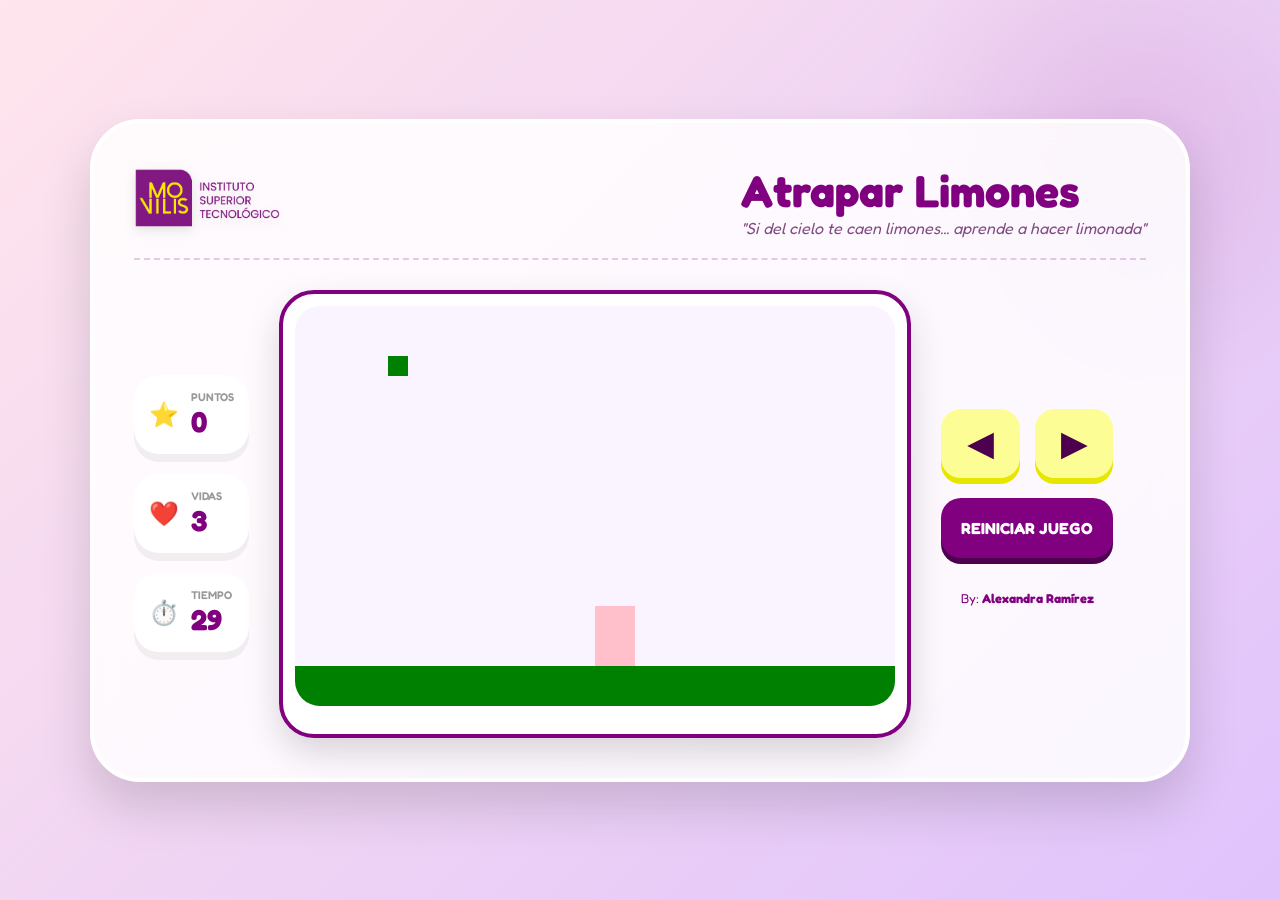
<file: index.html>
<!DOCTYPE html>
<html lang="es">
<head>
  <meta charset="UTF-8">
  <meta name="viewport" content="width=device-width, initial-scale=1.0">
  <title>Atrapar Limones - Movilis Edition</title>
  <link rel="stylesheet" href="limones.css">
  <link href="https://fonts.googleapis.com/css2?family=Fredoka:wght@400;600;700&display=swap" rel="stylesheet">
</head>
<body onload="iniciarJuego();">

  <div class="bg-blob"></div>

  <div class="main-wrapper">
    <header class="game-header">
      <div class="brand-section">
        <img src="LOGO FULL.png" alt="Logo Movilis" class="brand-logo">
      </div>
      <div class="title-section">
        <h1>Atrapar Limones</h1>
        <p class="motto">"Si del cielo te caen limones... aprende a hacer limonada"</p>
      </div>
    </header>

    <main class="game-container">
      <aside class="stats-panel">
        <div class="stat-card score-card">
          <span class="icon">⭐</span>
          <div class="stat-info">
            <small>PUNTOS</small>
            <span id="txtPuntaje">0</span>
          </div>
        </div>
        <div class="stat-card lives-card">
          <span class="icon">❤️</span>
          <div class="stat-info">
            <small>VIDAS</small>
            <span id="txtVidas">3</span>
          </div>
        </div>
        <div class="stat-card timer-card">
          <span class="icon">⏱️</span>
          <div class="stat-info">
            <small>TIEMPO</small>
            <span id="txtTiempo">30</span>
          </div>
        </div>
      </aside>

      <section class="canvas-area">
        <div class="canvas-border">
          <canvas id="areaJuego" width="600" height="400"></canvas>
          <div id="game-overlay">
            <p id="mensaje-flotante"></p>
          </div>
        </div>
      </section>

      <aside class="controls-panel">
        <div class="d-pad">
          <button class="btn-action btn-move" onclick="moverIzquierda();" aria-label="Izquierda">◀</button>
          <button class="btn-action btn-move" onclick="moverDerecha();" aria-label="Derecha">▶</button>
        </div>
        <button class="btn-action btn-reset" onclick="reiniciarJuego();">
          REINICIAR JUEGO
        </button>
        <p class="author-tag">By: <span>Alexandra Ramírez</span></p>
      </aside>
    </main>
  </div>
  <script src="utils.js"></script>
  <script src="limones.js"></script>
</body>
</html>
</file>
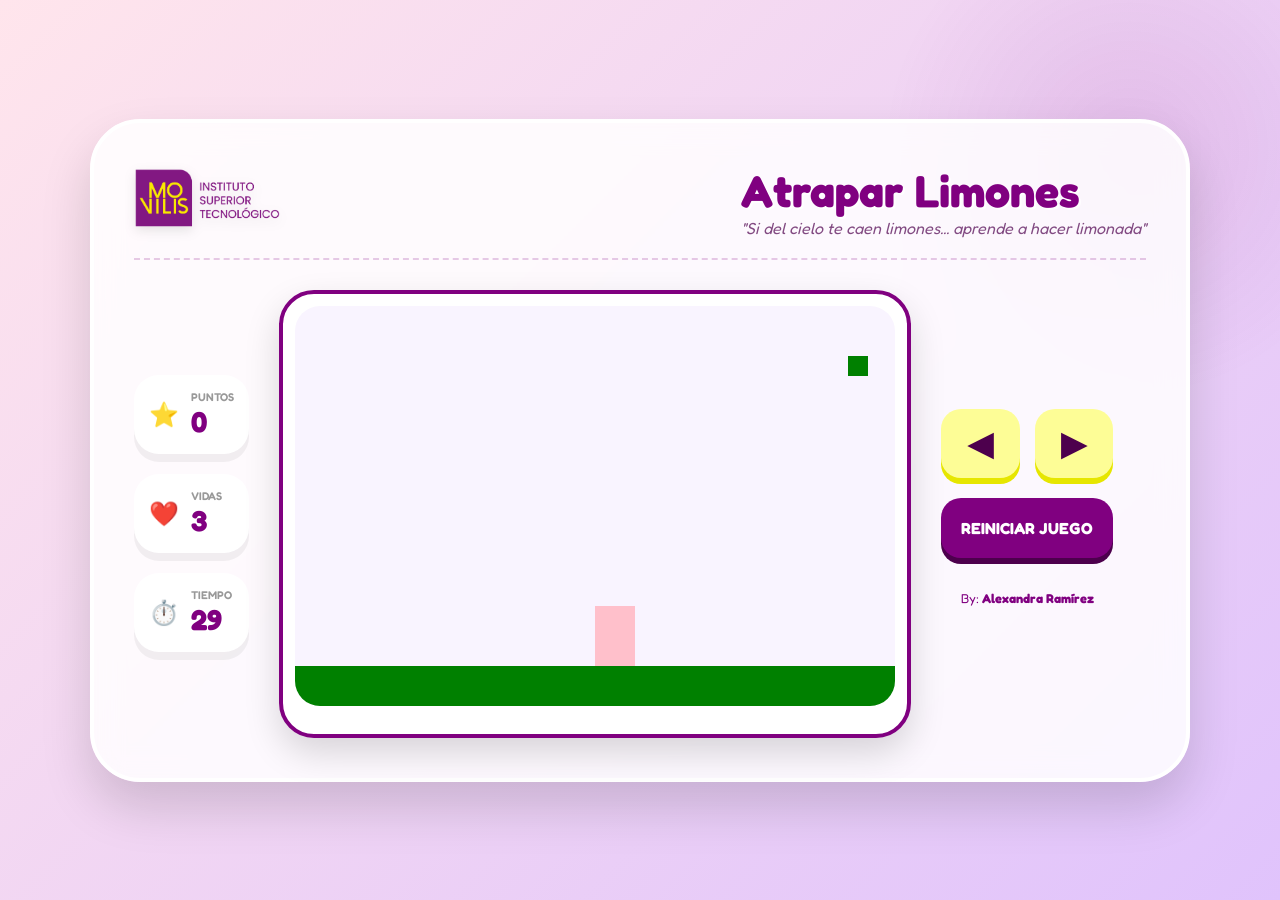
<file: index.html.html>
<!DOCTYPE html>
<html lang="es">
<head>
  <meta charset="UTF-8">
  <meta name="viewport" content="width=device-width, initial-scale=1.0">
  <title>Atrapar Limones - Movilis Edition</title>
  <link rel="stylesheet" href="limones.css">
  <link href="https://fonts.googleapis.com/css2?family=Fredoka:wght@400;600;700&display=swap" rel="stylesheet">
</head>
<body onload="iniciarJuego();">

  <div class="bg-blob"></div>

  <div class="main-wrapper">
    <header class="game-header">
      <div class="brand-section">
        <img src="LOGO FULL.png" alt="Logo Movilis" class="brand-logo">
      </div>
      <div class="title-section">
        <h1>Atrapar Limones</h1>
        <p class="motto">"Si del cielo te caen limones... aprende a hacer limonada"</p>
      </div>
    </header>

    <main class="game-container">
      <aside class="stats-panel">
        <div class="stat-card score-card">
          <span class="icon">⭐</span>
          <div class="stat-info">
            <small>PUNTOS</small>
            <span id="txtPuntaje">0</span>
          </div>
        </div>
        <div class="stat-card lives-card">
          <span class="icon">❤️</span>
          <div class="stat-info">
            <small>VIDAS</small>
            <span id="txtVidas">3</span>
          </div>
        </div>
        <div class="stat-card timer-card">
          <span class="icon">⏱️</span>
          <div class="stat-info">
            <small>TIEMPO</small>
            <span id="txtTiempo">30</span>
          </div>
        </div>
      </aside>

      <section class="canvas-area">
        <div class="canvas-border">
          <canvas id="areaJuego" width="600" height="400"></canvas>
          <div id="game-overlay">
            <p id="mensaje-flotante"></p>
          </div>
        </div>
      </section>

      <aside class="controls-panel">
        <div class="d-pad">
          <button class="btn-action btn-move" onclick="moverIzquierda();" aria-label="Izquierda">◀</button>
          <button class="btn-action btn-move" onclick="moverDerecha();" aria-label="Derecha">▶</button>
        </div>
        <button class="btn-action btn-reset" onclick="reiniciarJuego();">
          REINICIAR JUEGO
        </button>
        <p class="author-tag">By: <span>Alexandra Ramírez</span></p>
      </aside>
    </main>
  </div>

  <script>
    function generarAleatorio(min, max) {
      let random = Math.random();
      let numero = random * (max - min);
      let numeroEntero = parseInt(numero);
      numeroEntero = numeroEntero + min;
      return numeroEntero;
    }
  </script>
  <script src="utils.js"></script>
  <script src="limones.js"></script>
</body>
</html>
</file>
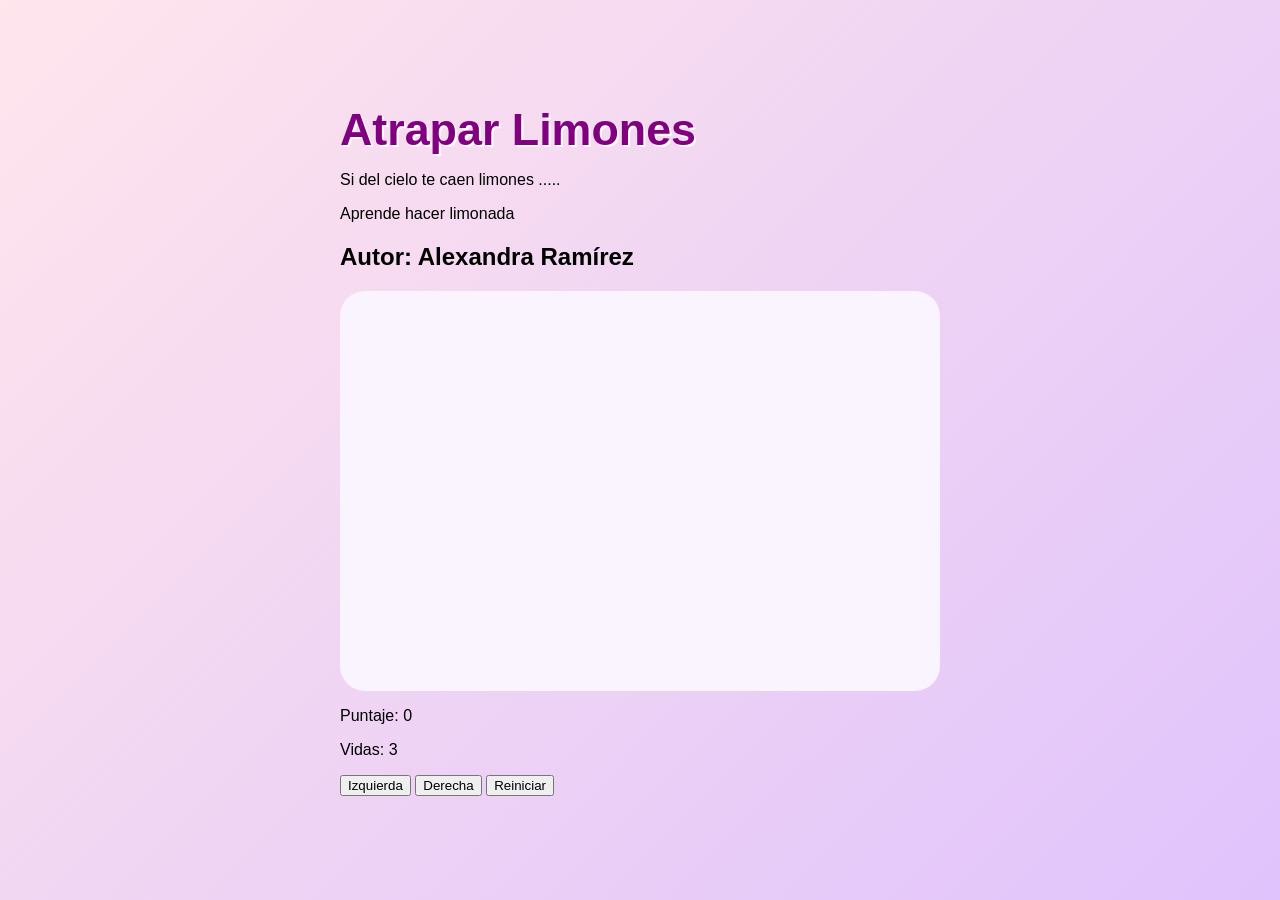
<file: limones.html>
<!DOCTYPE html>
<html>
<head>
  <title>Caza Estrellas</title>
  <link rel="stylesheet" href="limones.css">
 
 
</head>
<body onload="iniciarJuego();">
  <div class="contenedor">
    <h1>Atrapar Limones</h1>
    <p>Si del cielo te caen limones ..... </p>
    <p>Aprende hacer limonada</p>
    <h2>Autor: Alexandra Ramírez</h2>
    <canvas id="areaJuego" width="600" height="400"></canvas>
    
    <div class="panel">
      <p>Puntaje: <span id="txtPuntaje">0</span></p>
      <p>Vidas: <span id="txtVidas">3</span></p>

    </div>
    <div class="botones">
      <button onclick="moverIzquierda();">Izquierda</button>
      <button onclick="moverDerecha();">Derecha</button>
      <button>Reiniciar</button>
    </div>
  </div>
  <script src="limones.js"></script>
  <script  src="utils.js"></script>

</body>
</html>
</file>
<file: limones.css>
/* Paleta de colores Pro */
:root {
  --movilis-purple: #800080;
  --movilis-purple-dark: #4d004d;
  --movilis-yellow: #fdfd96;
  --movilis-yellow-dark: #e6e600;
  --white: #ffffff;
  --glass-bg: rgba(255, 255, 255, 0.85);
  --shadow: rgba(0, 0, 0, 0.15);
}

* {
  box-sizing: border-box;
}

body {
  margin: 0;
  padding: 0;
  font-family: 'Fredoka', sans-serif;
  background: linear-gradient(135deg, #ffe5ec 0%, #e0c3fc 100%);
  min-height: 100vh;
  display: flex;
  justify-content: center;
  align-items: center;
  overflow-x: hidden;
}

/* Fondo decorativo */
.bg-blob {
  position: fixed;
  width: 500px;
  height: 500px;
  background: radial-gradient(circle, rgba(128,0,128,0.1) 0%, rgba(255,255,255,0) 70%);
  z-index: -1;
  top: -100px;
  right: -100px;
}

.main-wrapper {
  width: 95%;
  max-width: 1100px;
  background: var(--glass-bg);
  backdrop-filter: blur(15px);
  border-radius: 50px;
  padding: 40px;
  border: 4px solid var(--white);
  box-shadow: 0 25px 50px var(--shadow);
}

/* Header */
.game-header {
  display: flex;
  justify-content: space-between;
  align-items: center;
  margin-bottom: 30px;
  border-bottom: 2px dashed rgba(128,0,128,0.2);
  padding-bottom: 20px;
}

.brand-logo {
  height: 60px;
  filter: drop-shadow(0 4px 6px rgba(0,0,0,0.1));
}

h1 {
  margin: 0;
  color: var(--movilis-purple);
  font-size: 2.8rem;
  text-shadow: 2px 2px 0px var(--white);
}

.motto {
  margin: 0;
  font-size: 1rem;
  color: var(--movilis-purple-dark);
  opacity: 0.7;
  font-style: italic;
}

/* Layout Principal */
.game-container {
  display: flex;
  grid-template-columns: 200px 1fr 200px;
  gap: 30px;
  align-items: center;
}

/* Estadísticas */
.stats-panel {
  display: flex;
  flex-direction: column;
  gap: 20px;
}

.stat-card {
  background: var(--white);
  padding: 15px;
  border-radius: 25px;
  display: flex;
  align-items: center;
  gap: 12px;
  box-shadow: 0 8px 0px rgba(0,0,0,0.05);
  transition: all 0.3s cubic-bezier(0.175, 0.885, 0.32, 1.275);
}

.stat-card:hover {
  transform: scale(1.05);
  box-shadow: 0 12px 20px rgba(0,0,0,0.1);
}

.stat-card .icon { font-size: 1.5rem; }
.stat-card small { display: block; font-weight: 600; color: #999; font-size: 0.7rem; }
.stat-card span { font-size: 1.8rem; font-weight: 700; color: var(--movilis-purple); }

/* Canvas */
.canvas-area {
  display: flex;
  justify-content: center;
}

.canvas-border {
  background: var(--white);
  padding: 12px;
  border-radius: 35px;
  box-shadow: 0 15px 35px var(--shadow);
  border: 4px solid var(--movilis-purple);
  position: relative;
}

canvas {
  border-radius: 25px;
  background-color: #f9f4ff;
  display: block;
}

/* Botones y Controles */
.controls-panel {
  display: flex;
  flex-direction: column;
  gap: 20px;
}

.d-pad {
  display: flex;
  gap: 15px;
}

.btn-action {
  border: none;
  cursor: pointer;
  font-family: 'Fredoka', sans-serif;
  font-weight: 700;
  transition: all 0.2s ease;
  position: relative;
}

/* Microinteracciones de botones */
.btn-action:hover {
  transform: translateY(-5px) scale(1.05);
  filter: brightness(1.1);
}

.btn-action:active {
  transform: translateY(2px);
}

.btn-move {
  flex: 1;
  background: var(--movilis-yellow);
  color: var(--movilis-purple-dark);
  font-size: 2rem;
  padding: 15px;
  border-radius: 20px;
  box-shadow: 0 6px 0px var(--movilis-yellow-dark);
}

.btn-reset {
  background: var(--movilis-purple);
  color: var(--white);
  padding: 20px;
  border-radius: 20px;
  font-size: 1rem;
  box-shadow: 0 6px 0px var(--movilis-purple-dark);
}

.author-tag {
  text-align: center;
  font-size: 0.8rem;
  color: var(--movilis-purple);
}

.author-tag span { font-weight: 700; }

/* Responsive */
@media (max-width: 900px) {
  .game-container {
    grid-template-columns: 1fr;
  }
  .stats-panel {
    flex-direction: row;
    justify-content: center;
  }
}
</file>
